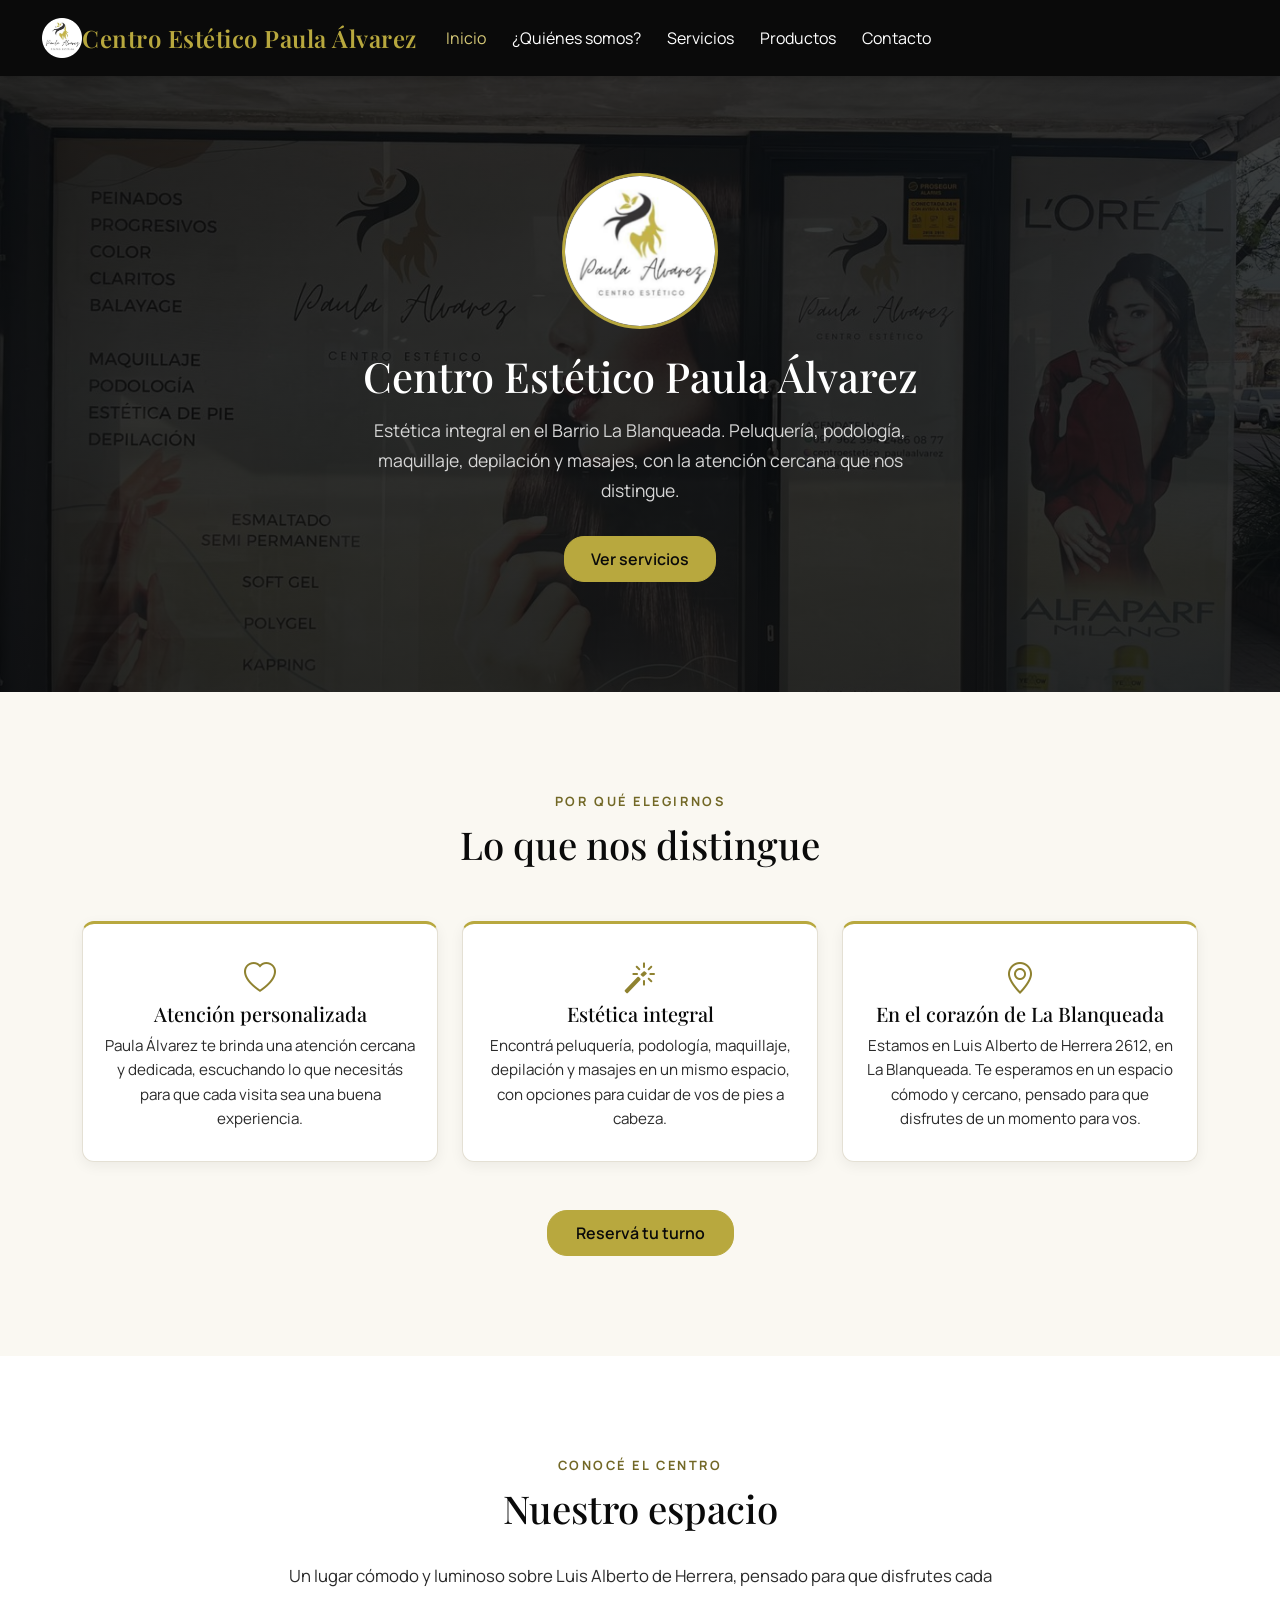
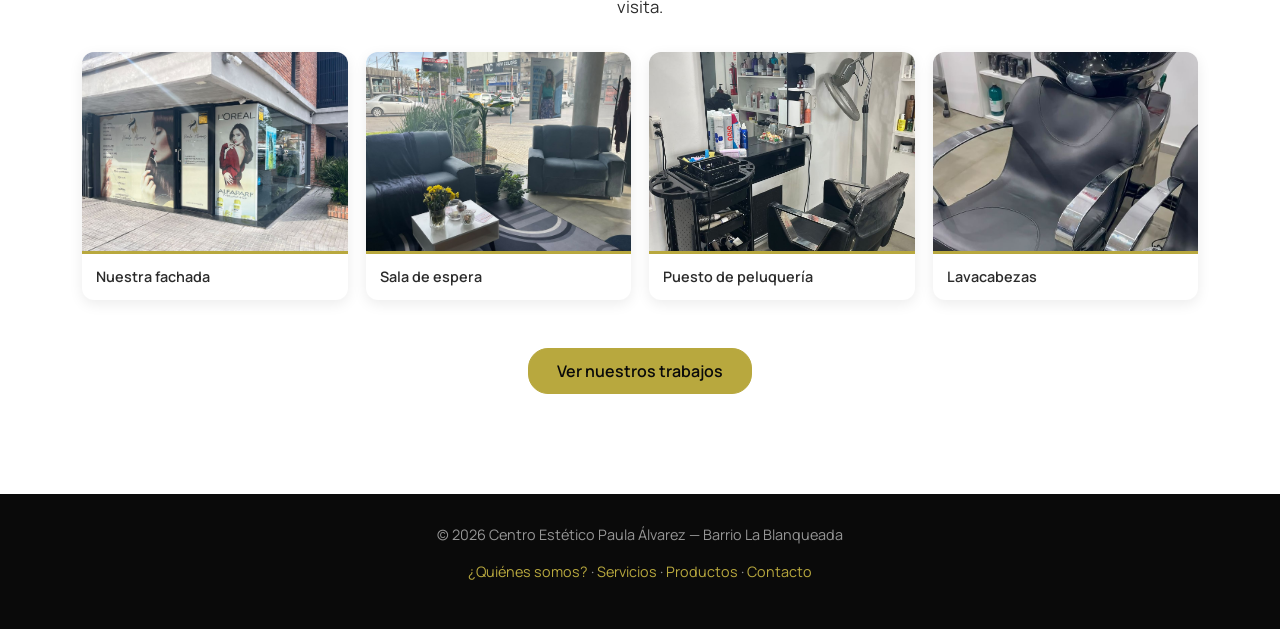
<file: index.html>
<!DOCTYPE html> 

<html lang="es"> 

<head> 

    <meta charset="UTF-8"> 

    <meta name="viewport" content="width=device-width, initial-scale=1, shrink-to-fit=no"> 

    <title>Centro Estético Paula Álvarez | Inicio</title> 

    <meta name="description" content="Centro Estético Paula Álvarez, Barrio La Blanqueada. Peluquería, podología, maquillaje, depilación y masajes."> 

    <link href="https://cdn.jsdelivr.net/npm/bootstrap@5.3.3/dist/css/bootstrap.min.css" rel="stylesheet"> 

    <link href="https://cdn.jsdelivr.net/npm/bootstrap-icons@1.11.3/font/bootstrap-icons.css" rel="stylesheet"> 

    <link href="https://fonts.googleapis.com/css2?family=Playfair+Display:wght@600;700&family=Manrope:wght@400;500;600;700&display=swap" rel="stylesheet"> 

    <link rel="stylesheet" href="css/styles.css"> 

</head> 

<body> 

    <a class="visually-hidden-focusable" href="#contenido-principal">Saltar al contenido principal</a> 

 

    <nav class="navbar navbar-expand-lg navbar-dark"> 

    <div class="container-fluid"> 

        <img class="navbar-logo" src="img/logo.png" alt="Logo Centro Estético Paula Álvarez"> 

        <a class="navbar-brand" href="index.html">Centro Estético Paula Álvarez</a> 

        <button class="navbar-toggler" type="button" data-bs-toggle="collapse" data-bs-target="#navbarSupportedContent" aria-controls="navbarSupportedContent" aria-expanded="false" aria-label="Abrir menú de navegación"> 

            <span class="navbar-toggler-icon"></span> 

        </button> 

        <div class="collapse navbar-collapse" id="navbarSupportedContent"> 

            <ul class="navbar-nav me-auto mb-2 mb-lg-0"> 

                <li class="nav-item"> 

                    <a class="nav-link active" aria-current="page" href="index.html">Inicio</a> 

                </li> 

                <li class="nav-item"> 

                    <a class="nav-link" href="quienes-somos.html">¿Quiénes somos?</a> 

                </li> 

                <li class="nav-item"> 

                    <a class="nav-link" href="servicios.html">Servicios</a> 

                </li> 

                <li class="nav-item"> 

                    <a class="nav-link" href="productos.html">Productos</a> 

                </li> 

                <li class="nav-item"> 

                    <a class="nav-link" href="contacto.html">Contacto</a> 

                </li> 

            </ul> 

        </div> 

    </div> 

    </nav> 

 

    <main id="contenido-principal"> 

 

        <section class="hero"> 

            <div class="container"> 

                <img class="hero-logo" src="img/logo.png" alt="Centro Estético Paula Álvarez"> 

                <h1 class="hero-title">Centro Estético Paula Álvarez</h1> 

                <p class="hero-subtitle"> 

                    Estética integral en el Barrio La Blanqueada. Peluquería, podología, 

                    maquillaje, depilación y masajes, con la atención 

                    cercana que nos distingue. 

                </p> 

                <div class="hero-actions"> 

                    <a href="servicios.html" class="btn btn-gold">Ver servicios</a> 

                </div> 

            </div> 

        </section> 

 

        <section class="site-section"> 

            <div class="container"> 

 

                <span class="section-eyebrow">Por qué elegirnos</span> 

                <h2 class="section-title">Lo que nos distingue</h2> 

 

                <div class="row g-4 align-items-stretch mt-2"> 

 

                    <div class="col-12 col-md-4"> 

                        <div class="service-card"> 

                            <i class="bi bi-heart service-icon" aria-hidden="true"></i> 

                            <h3>Atención personalizada</h3> 

                            <p>Paula Álvarez te brinda una atención cercana y dedicada, escuchando lo que necesitás para que cada visita sea una buena experiencia.</p> 

                        </div> 

                    </div> 

 

                    <div class="col-12 col-md-4"> 

                        <div class="service-card"> 

                            <i class="bi bi-magic service-icon" aria-hidden="true"></i> 

                            <h3>Estética integral</h3> 

                            <p>Encontrá peluquería, podología, maquillaje, depilación y masajes en un mismo espacio, con opciones para cuidar de vos de pies a cabeza.</p> 

                        </div> 

                    </div> 

 

                    <div class="col-12 col-md-4"> 

                        <div class="service-card"> 

                            <i class="bi bi-geo-alt service-icon" aria-hidden="true"></i> 

                            <h3>En el corazón de La Blanqueada</h3> 

                            <p>Estamos en Luis Alberto de Herrera 2612, en La Blanqueada. Te esperamos en un espacio cómodo y cercano, pensado para que disfrutes de un momento para vos.</p> 

                        </div> 

                    </div> 

 

                </div> 

 

                <div class="text-center mt-5"> 

                    <a href="contacto.html" class="btn btn-gold">Reservá tu turno</a> 

                </div> 

 

            </div> 

        </section> 

 

        <section class="site-section section-alt"> 

            <div class="container"> 

                <span class="section-eyebrow">Conocé el centro</span> 

                <h2 class="section-title">Nuestro espacio</h2> 

                <p class="section-description"> 

                    Un lugar cómodo y luminoso sobre Luis Alberto de Herrera, pensado para 

                    que disfrutes cada visita. 

                </p> 

 

                <div class="photo-grid"> 

                    <figure class="photo-card wide"> 

                        <img src="img/local/fachada-esquina.jpg" alt="Fachada del Centro Estético Paula Álvarez sobre Luis Alberto de Herrera" loading="lazy"> 

                        <figcaption>Nuestra fachada</figcaption> 

                    </figure> 

                    <figure class="photo-card wide"> 

                        <img src="img/local/sala-espera.jpg" alt="Sala de espera con sillones, plantas y flores" loading="lazy"> 

                        <figcaption>Sala de espera</figcaption> 

                    </figure> 

                    <figure class="photo-card wide"> 

                        <img src="img/local/puesto-peluqueria.jpg" alt="Puesto de peluquería con espejo iluminado y sillón" loading="lazy"> 

                        <figcaption>Puesto de peluquería</figcaption> 

                    </figure> 

                    <figure class="photo-card wide"> 

                        <img src="img/local/lavacabezas.jpg" alt="Lavacabezas con sillones reclinables" loading="lazy"> 

                        <figcaption>Lavacabezas</figcaption> 

                    </figure> 

                </div> 

 

                <div class="text-center mt-5"> 

                    <a href="servicios.html#trabajos" class="btn btn-gold">Ver nuestros trabajos</a> 

                </div> 

            </div> 

        </section> 

 

    </main> 

 

    <footer class="site-footer"> 

        <p>&copy; 2026 Centro Estético Paula Álvarez &mdash; Barrio La Blanqueada</p> 

        <p> 

            <a href="quienes-somos.html">¿Quiénes somos?</a> · 

            <a href="servicios.html">Servicios</a> · 

            <a href="productos.html">Productos</a> · 

            <a href="contacto.html">Contacto</a> 

        </p> 

    </footer> 

 

    <script src="https://cdn.jsdelivr.net/npm/bootstrap@5.3.8/dist/js/bootstrap.bundle.min.js"></script> 

</body> 

</html>
</file>
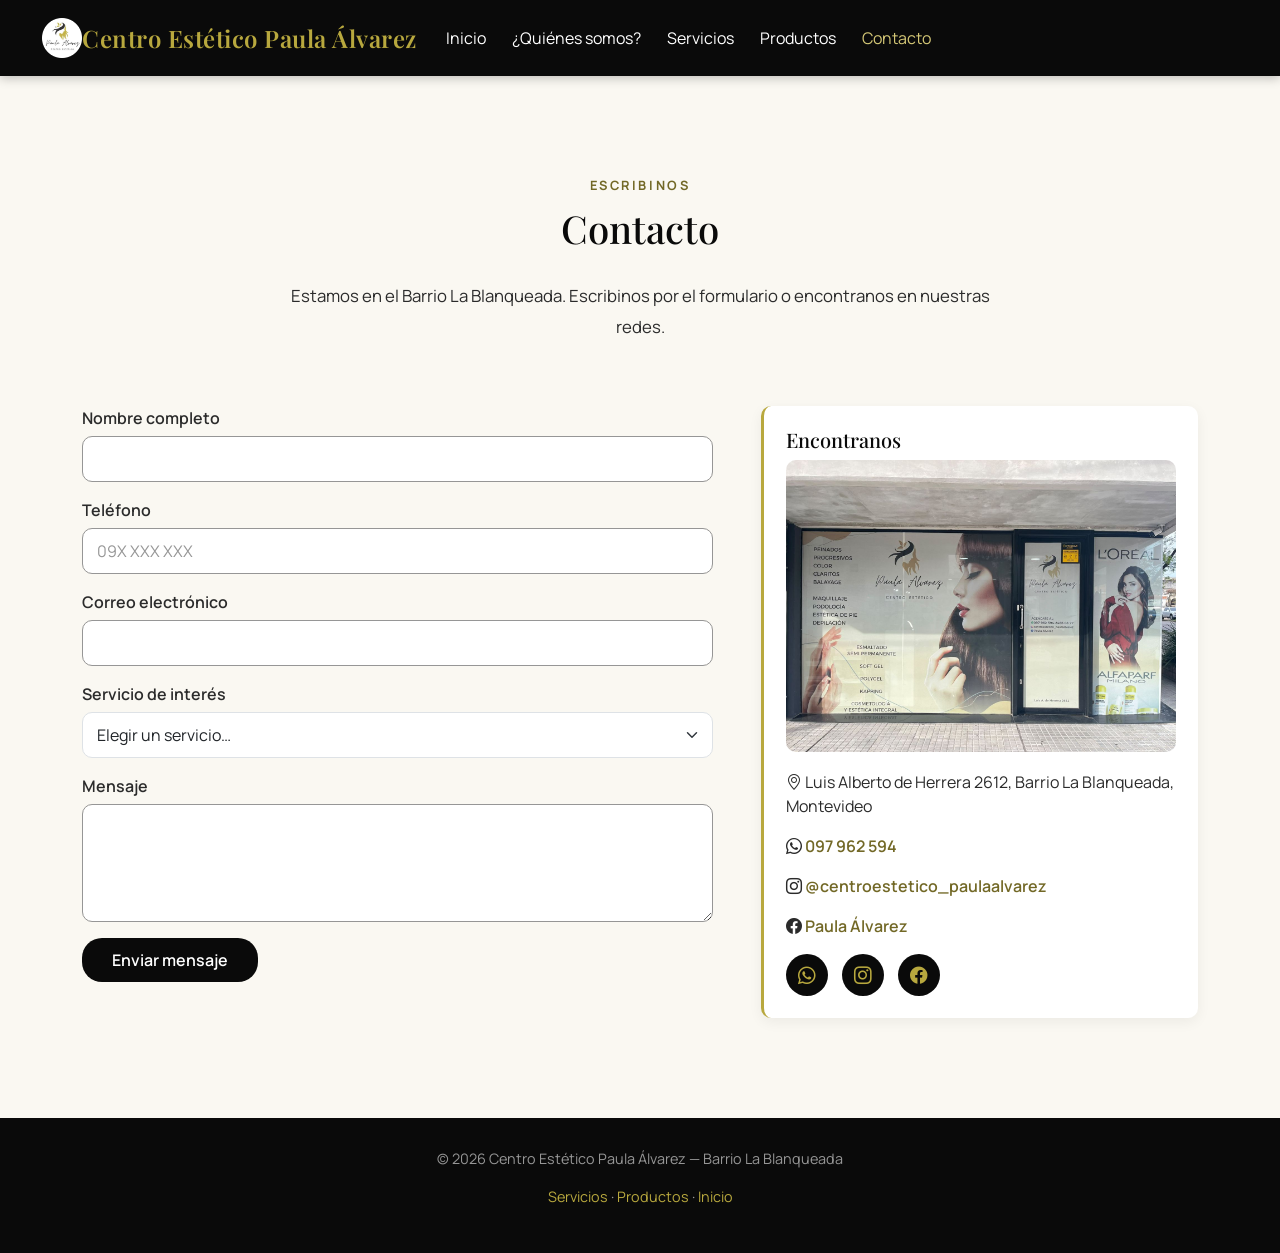
<file: contacto.html>
<!DOCTYPE html> 

<html lang="es"> 

<head> 

    <meta charset="UTF-8"> 

    <meta name="viewport" content="width=device-width, initial-scale=1.0"> 

    <title>Centro Estético Paula Álvarez | Contacto</title> 

    <link href="https://cdn.jsdelivr.net/npm/bootstrap@5.3.8/dist/css/bootstrap.min.css" rel="stylesheet"> 

    <link href="https://cdn.jsdelivr.net/npm/bootstrap-icons@1.11.3/font/bootstrap-icons.css" rel="stylesheet"> 

    <link href="https://fonts.googleapis.com/css2?family=Playfair+Display:wght@600;700&family=Manrope:wght@400;500;600;700&display=swap" rel="stylesheet"> 

    <link href="css/styles.css" rel="stylesheet"> 

</head> 

<body> 

    <a class="visually-hidden-focusable" href="#contenido-principal">Saltar al contenido principal</a> 

 

    <nav class="navbar navbar-expand-lg navbar-dark"> 

    <div class="container-fluid"> 

        <img class="navbar-logo" src="img/logo.png" alt="Logo Centro Estético Paula Álvarez"> 

        <a class="navbar-brand" href="index.html">Centro Estético Paula Álvarez</a> 

        <button class="navbar-toggler" type="button" data-bs-toggle="collapse" data-bs-target="#navbarSupportedContent" aria-controls="navbarSupportedContent" aria-expanded="false" aria-label="Abrir menú de navegación"> 

            <span class="navbar-toggler-icon"></span> 

        </button> 

        <div class="collapse navbar-collapse" id="navbarSupportedContent"> 

            <ul class="navbar-nav me-auto mb-2 mb-lg-0"> 

                <li class="nav-item"> 

                    <a class="nav-link" href="index.html">Inicio</a> 

                </li> 

                <li class="nav-item"> 

                    <a class="nav-link" href="quienes-somos.html">¿Quiénes somos?</a> 

                </li> 

                <li class="nav-item"> 

                    <a class="nav-link" href="servicios.html">Servicios</a> 

                </li> 

                <li class="nav-item"> 

                    <a class="nav-link" href="productos.html">Productos</a> 

                </li> 

                <li class="nav-item"> 

                    <a class="nav-link active" aria-current="page" href="contacto.html">Contacto</a> 

                </li> 

            </ul> 

        </div> 

    </div> 

    </nav> 

 

    <main id="contenido-principal"> 

        <section class="site-section"> 

            <div class="container"> 

                <span class="section-eyebrow">Escribinos</span> 

                <h1 class="section-title">Contacto</h1> 

                <p class="section-description"> 

                    Estamos en el Barrio La Blanqueada. Escribinos por el formulario 

                    o encontranos en nuestras redes. 

                </p> 

 

                <div class="row g-5 mt-3 align-items-start"> 

 

                    <div class="col-12 col-lg-7"> 

                        <form class="contact-form" action="#" method="post"> 

 

                            <div class="mb-3"> 

                                <label for="nombre" class="form-label">Nombre completo</label> 

                                <input type="text" class="form-control" id="nombre" name="nombre" required> 

                            </div> 

 

                            <div class="mb-3"> 

                                <label for="telefono" class="form-label">Teléfono</label> 

                                <input type="tel" class="form-control" id="telefono" name="telefono" placeholder="09X XXX XXX" required> 

                            </div> 

 

                            <div class="mb-3"> 

                                <label for="email" class="form-label">Correo electrónico</label> 

                                <input type="email" class="form-control" id="email" name="email" required> 

                            </div> 

 

                            <div class="mb-3"> 

                                <label for="servicio" class="form-label">Servicio de interés</label> 

                                <select class="form-select" id="servicio" name="servicio"> 

                                    <option selected>Elegir un servicio&hellip;</option> 

                                    <option>Peluquería</option> 

                                    <option>Podología</option> 

                                    <option>Maquillaje</option> 

                                    <option>Depilación</option> 

                                    <option>Masajes</option> 

                                </select> 

                            </div> 

 

                            <div class="mb-3"> 

                                <label for="mensaje" class="form-label">Mensaje</label> 

                                <textarea class="form-control" id="mensaje" name="mensaje" rows="4" required></textarea> 

                            </div> 

 

                            <button type="submit" class="btn btn-submit">Enviar mensaje</button> 

                        </form> 

                    </div> 

 

                    <div class="col-12 col-lg-5"> 

                        <div class="contact-info-card"> 

                            <h2 class="h5" style="font-family:var(--font-display); color:var(--elegant-black);">Encontranos</h2> 

 

                            <img class="contact-photo" src="img/local/fachada.jpg" alt="Fachada del Centro Estético Paula Álvarez" loading="lazy"> 

 

                            <p><i class="bi bi-geo-alt" aria-hidden="true"></i> Luis Alberto de Herrera 2612, Barrio La Blanqueada, Montevideo</p> 

 

                            <p> 

                                <i class="bi bi-whatsapp" aria-hidden="true"></i> 

                                <a href="https://wa.me/59897962594" target="_blank" rel="noopener">097 962 594</a> 

                            </p> 

 

                            <p> 

                                <i class="bi bi-instagram" aria-hidden="true"></i> 

                                <a href="https://instagram.com/centroestetico_paulaalvarez" target="_blank" rel="noopener">@centroestetico_paulaalvarez</a> 

                            </p> 

 

                            <p> 

                                <i class="bi bi-facebook" aria-hidden="true"></i> 

                                <a href="http://facebook.com/people/Paula-Alvarez-Centro-Estetico/61552781756319/" target="_blank" rel="noopener">Paula Álvarez</a> 

                            </p> 

 

                            <div class="social-links" aria-label="Redes sociales"> 

                                <a href="https://wa.me/59897962594" target="_blank" rel="noopener" aria-label="Escribinos por WhatsApp"><i class="bi bi-whatsapp" aria-hidden="true"></i></a> 

                                <a href="https://instagram.com/centroestetico_paulaalvarez" target="_blank" rel="noopener" aria-label="Visitanos en Instagram"><i class="bi bi-instagram" aria-hidden="true"></i></a> 

                                <a href="http://facebook.com/people/Paula-Alvarez-Centro-Estetico/61552781756319/" target="_blank" rel="noopener" aria-label="Visitanos en Facebook"><i class="bi bi-facebook" aria-hidden="true"></i></a> 

                            </div> 

                        </div> 

                    </div> 

 

                </div> 

            </div> 

        </section> 

    </main> 

 

    <footer class="site-footer"> 

        <p>&copy; 2026 Centro Estético Paula Álvarez &mdash; Barrio La Blanqueada</p> 

        <p> 

            <a href="servicios.html">Servicios</a> · 

            <a href="productos.html">Productos</a> · 

            <a href="index.html">Inicio</a> 

        </p> 

    </footer> 

 

    <script src="https://cdn.jsdelivr.net/npm/bootstrap@5.3.8/dist/js/bootstrap.bundle.min.js"></script> 

</body> 

</html>
</file>
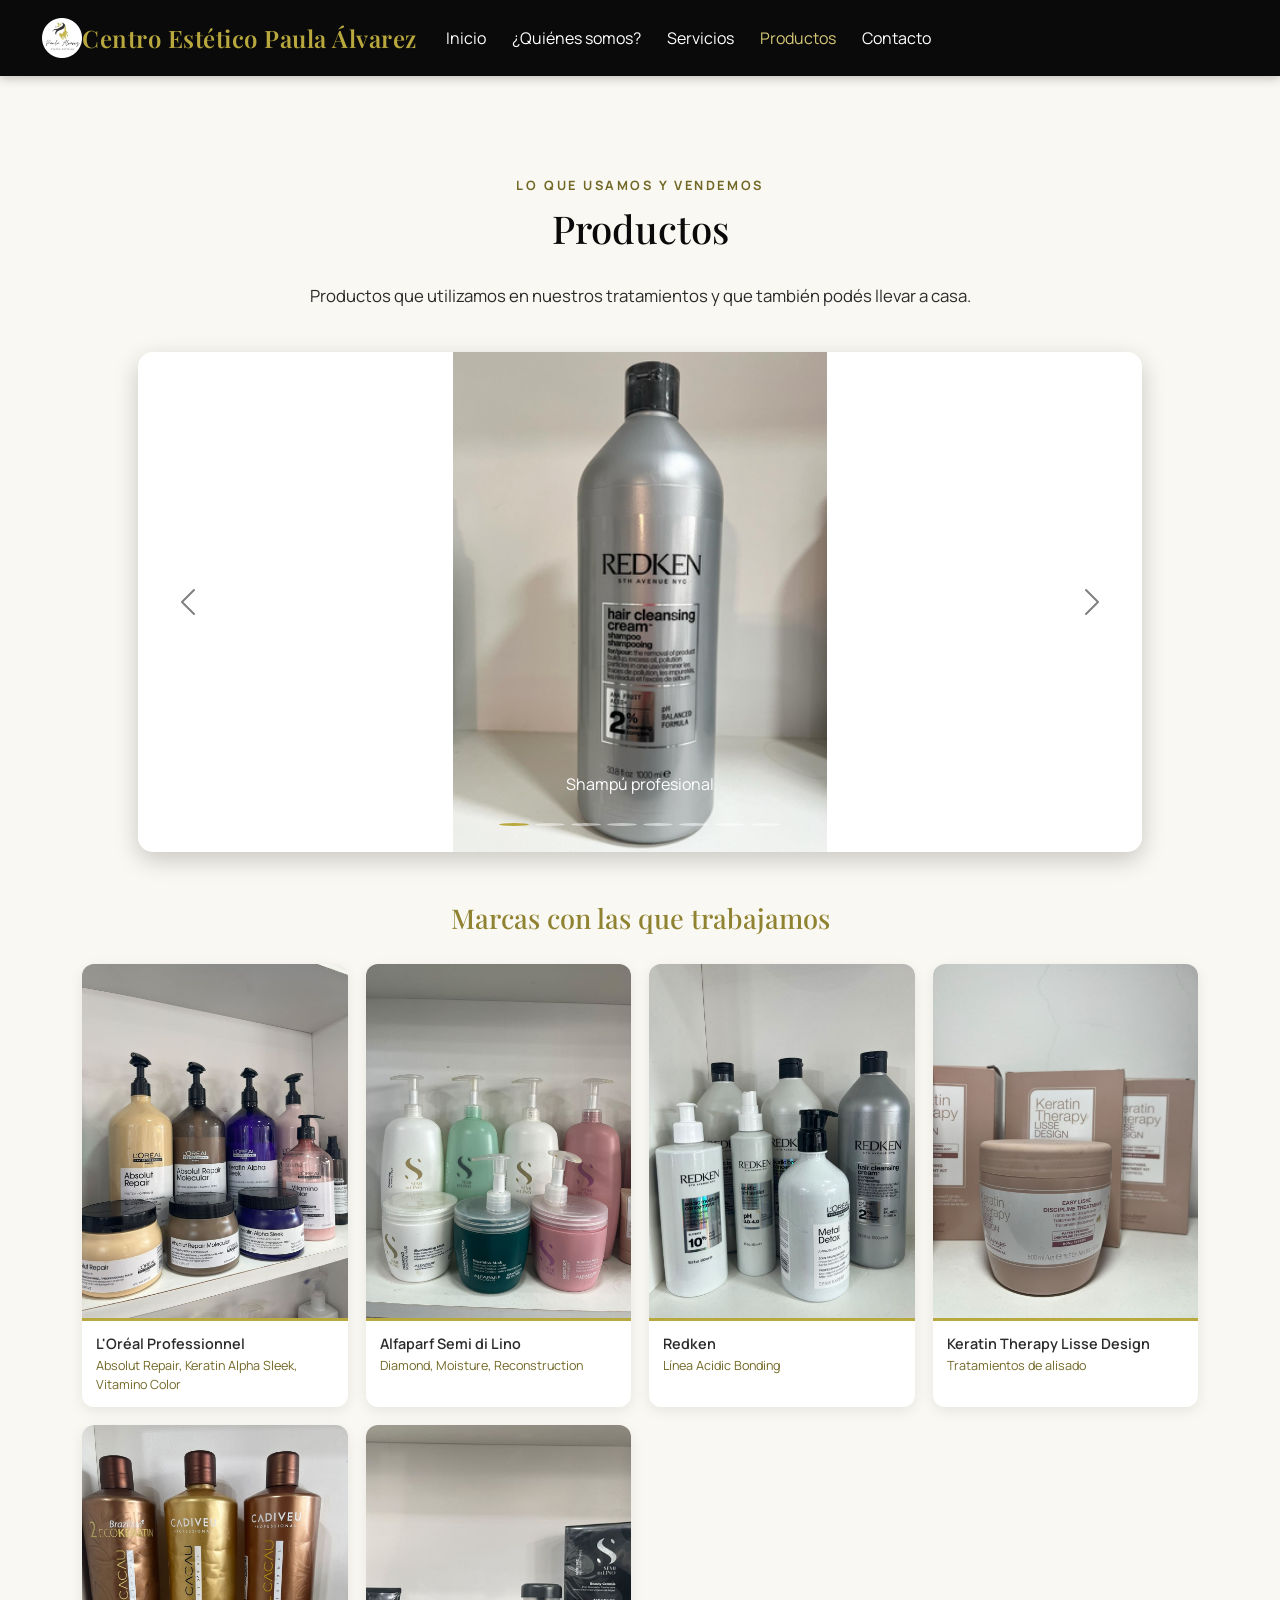
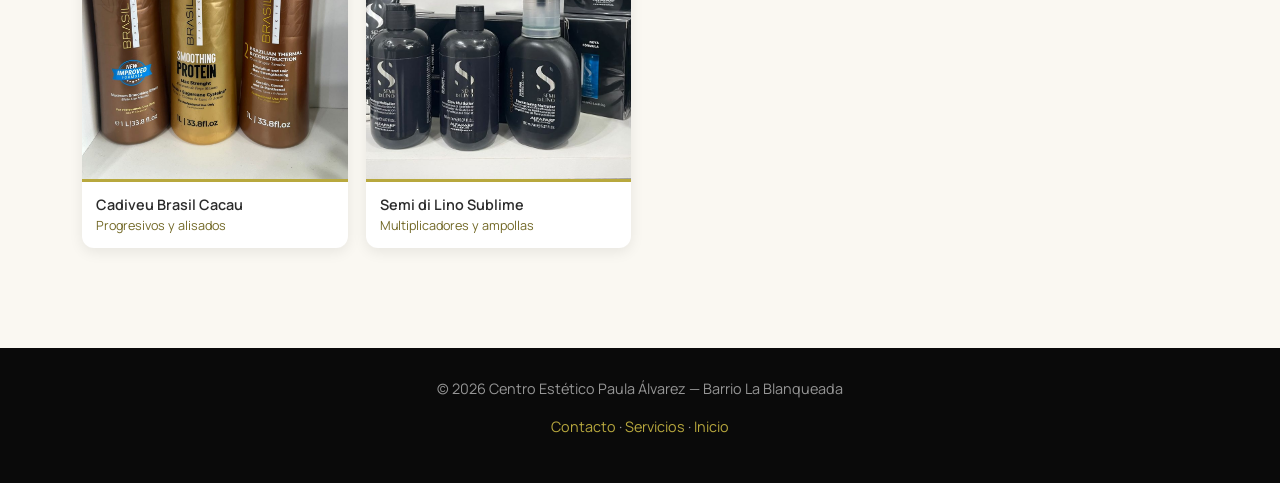
<file: productos.html>
<!DOCTYPE html> 

<html lang="es"> 

<head> 

    <meta charset="UTF-8"> 

    <meta name="viewport" content="width=device-width, initial-scale=1.0"> 

    <title>Centro Estético Paula Álvarez | Productos</title> 

    <link href="https://cdn.jsdelivr.net/npm/bootstrap@5.3.8/dist/css/bootstrap.min.css" rel="stylesheet"> 

    <link href="https://cdn.jsdelivr.net/npm/bootstrap-icons@1.11.3/font/bootstrap-icons.css" rel="stylesheet"> 

    <link href="https://fonts.googleapis.com/css2?family=Playfair+Display:wght@600;700&family=Manrope:wght@400;500;600;700&display=swap" rel="stylesheet"> 

    <link href="css/styles.css" rel="stylesheet"> 

</head> 

<body> 

    <a class="visually-hidden-focusable" href="#contenido-principal">Saltar al contenido principal</a> 

 

    <nav class="navbar navbar-expand-lg navbar-dark"> 

    <div class="container-fluid"> 

        <img class="navbar-logo" src="img/logo.png" alt="Logo Centro Estético Paula Álvarez"> 

        <a class="navbar-brand" href="index.html">Centro Estético Paula Álvarez</a> 

        <button class="navbar-toggler" type="button" data-bs-toggle="collapse" data-bs-target="#navbarSupportedContent" aria-controls="navbarSupportedContent" aria-expanded="false" aria-label="Abrir menú de navegación"> 

            <span class="navbar-toggler-icon"></span> 

        </button> 

        <div class="collapse navbar-collapse" id="navbarSupportedContent"> 

            <ul class="navbar-nav me-auto mb-2 mb-lg-0"> 

                <li class="nav-item"> 

                    <a class="nav-link" href="index.html">Inicio</a> 

                </li> 

                <li class="nav-item"> 

                    <a class="nav-link" href="quienes-somos.html">¿Quiénes somos?</a> 

                </li> 

                <li class="nav-item"> 

                    <a class="nav-link" href="servicios.html">Servicios</a> 

                </li> 

                <li class="nav-item"> 

                    <a class="nav-link active" aria-current="page" href="productos.html">Productos</a> 

                </li> 

                <li class="nav-item"> 

                    <a class="nav-link" href="contacto.html">Contacto</a> 

                </li> 

            </ul> 

        </div> 

    </div> 

    </nav> 

 

    <main id="contenido-principal"> 

        <section class="site-section"> 

            <div class="container"> 

                <span class="section-eyebrow">Lo que usamos y vendemos</span> 

                <h1 class="section-title">Productos</h1> 

                <p class="section-description"> 

                    Productos que utilizamos en nuestros tratamientos y que también 

                    podés llevar a casa. 

                </p> 

 

                <div id="carouselExampleIndicators" class="carousel slide" data-bs-ride="carousel"> 

                    <div class="carousel-indicators"> 

                        <button type="button" data-bs-target="#carouselExampleIndicators" data-bs-slide-to="0" class="active" aria-current="true" aria-label="Shampú"></button> 

                        <button type="button" data-bs-target="#carouselExampleIndicators" data-bs-slide-to="1" aria-label="Acondicionador"></button> 

                        <button type="button" data-bs-target="#carouselExampleIndicators" data-bs-slide-to="2" aria-label="L'Oréal Professionnel"></button> 

                        <button type="button" data-bs-target="#carouselExampleIndicators" data-bs-slide-to="3" aria-label="Alfaparf Semi di Lino"></button> 

                        <button type="button" data-bs-target="#carouselExampleIndicators" data-bs-slide-to="4" aria-label="Redken Acidic Bonding"></button> 

                        <button type="button" data-bs-target="#carouselExampleIndicators" data-bs-slide-to="5" aria-label="Keratin Therapy Lisse Design"></button> 

                        <button type="button" data-bs-target="#carouselExampleIndicators" data-bs-slide-to="6" aria-label="Cadiveu Brasil Cacau"></button> 

                        <button type="button" data-bs-target="#carouselExampleIndicators" data-bs-slide-to="7" aria-label="Semi di Lino Sublime"></button> 

                    </div> 

                    <div class="carousel-inner"> 

                        <div class="carousel-item active"> 

                            <img src="img/productos/shampu.png" class="d-block w-100" alt="Shampú utilizado en el centro"> 

                            <div class="carousel-caption d-none d-md-block"> 

                                <p>Shampú profesional</p> 

                            </div> 

                        </div> 

                        <div class="carousel-item"> 

                            <img src="img/productos/acondicionador.png" class="d-block w-100" alt="Acondicionador utilizado en el centro"> 

                            <div class="carousel-caption d-none d-md-block"> 

                                <p>Acondicionador profesional</p> 

                            </div> 

                        </div> 

                        <div class="carousel-item"> 

                            <img src="img/productos/loreal.jpg" class="d-block w-100" alt="Shampús y máscaras L'Oréal Professionnel Serie Expert"> 

                            <div class="carousel-caption d-none d-md-block"> 

                                <p>L'Oréal Professionnel</p> 

                            </div> 

                        </div> 

                        <div class="carousel-item"> 

                            <img src="img/productos/semi-di-lino.jpg" class="d-block w-100" alt="Shampús y máscaras Alfaparf Semi di Lino"> 

                            <div class="carousel-caption d-none d-md-block"> 

                                <p>Alfaparf Semi di Lino</p> 

                            </div> 

                        </div> 

                        <div class="carousel-item"> 

                            <img src="img/productos/redken.jpg" class="d-block w-100" alt="Productos Redken Acidic Bonding"> 

                            <div class="carousel-caption d-none d-md-block"> 

                                <p>Redken Acidic Bonding</p> 

                            </div> 

                        </div> 

                        <div class="carousel-item"> 

                            <img src="img/productos/keratin-therapy.jpg" class="d-block w-100" alt="Kits Keratin Therapy Lisse Design de Alfaparf"> 

                            <div class="carousel-caption d-none d-md-block"> 

                                <p>Keratin Therapy Lisse Design</p> 

                            </div> 

                        </div> 

                        <div class="carousel-item"> 

                            <img src="img/productos/cadiveu.jpg" class="d-block w-100" alt="Productos de alisado Cadiveu Brasil Cacau"> 

                            <div class="carousel-caption d-none d-md-block"> 

                                <p>Cadiveu Brasil Cacau</p> 

                            </div> 

                        </div> 

                        <div class="carousel-item"> 

                            <img src="img/productos/semi-di-lino-sublime.jpg" class="d-block w-100" alt="Línea Sublime Cellula Madre de Semi di Lino"> 

                            <div class="carousel-caption d-none d-md-block"> 

                                <p>Semi di Lino Sublime</p> 

                            </div> 

                        </div> 

                    </div> 

                    <button class="carousel-control-prev" type="button" data-bs-target="#carouselExampleIndicators" data-bs-slide="prev"> 

                        <span class="carousel-control-prev-icon" aria-hidden="true"></span> 

                        <span class="visually-hidden">Anterior</span> 

                    </button> 

                    <button class="carousel-control-next" type="button" data-bs-target="#carouselExampleIndicators" data-bs-slide="next"> 

                        <span class="carousel-control-next-icon" aria-hidden="true"></span> 

                        <span class="visually-hidden">Siguiente</span> 

                    </button> 

                </div> 

 

                <h2 class="team-title" style="margin-top:50px; margin-bottom:10px;">Marcas con las que trabajamos</h2> 

                <div class="photo-grid"> 

                    <figure class="photo-card"> 

                        <img src="img/productos/loreal.jpg" alt="Shampús y máscaras L'Oréal Professionnel Serie Expert" loading="lazy"> 

                        <figcaption>L'Oréal Professionnel<small>Absolut Repair, Keratin Alpha Sleek, Vitamino Color</small></figcaption> 

                    </figure> 

                    <figure class="photo-card"> 

                        <img src="img/productos/semi-di-lino.jpg" alt="Shampús y máscaras Alfaparf Semi di Lino" loading="lazy"> 

                        <figcaption>Alfaparf Semi di Lino<small>Diamond, Moisture, Reconstruction</small></figcaption> 

                    </figure> 

                    <figure class="photo-card"> 

                        <img src="img/productos/redken.jpg" alt="Productos Redken Acidic y L'Oréal Metal Detox" loading="lazy"> 

                        <figcaption>Redken<small>Línea Acidic Bonding</small></figcaption> 

                    </figure> 

                    <figure class="photo-card"> 

                        <img src="img/productos/keratin-therapy.jpg" alt="Kits Keratin Therapy Lisse Design de Alfaparf" loading="lazy"> 

                        <figcaption>Keratin Therapy Lisse Design<small>Tratamientos de alisado</small></figcaption> 

                    </figure> 

                    <figure class="photo-card"> 

                        <img src="img/productos/cadiveu.jpg" alt="Productos de alisado Cadiveu Brasil Cacau" loading="lazy"> 

                        <figcaption>Cadiveu Brasil Cacau<small>Progresivos y alisados</small></figcaption> 

                    </figure> 

                    <figure class="photo-card"> 

                        <img src="img/productos/semi-di-lino-sublime.jpg" alt="Línea Sublime Cellula Madre de Semi di Lino" loading="lazy"> 

                        <figcaption>Semi di Lino Sublime<small>Multiplicadores y ampollas</small></figcaption> 

                    </figure> 

                </div> 

            </div> 

        </section> 

    </main> 

 

    <footer class="site-footer"> 

        <p>&copy; 2026 Centro Estético Paula Álvarez &mdash; Barrio La Blanqueada</p> 

        <p> 

            <a href="contacto.html">Contacto</a> · 

            <a href="servicios.html">Servicios</a> · 

            <a href="index.html">Inicio</a> 

        </p> 

    </footer> 

 

    <script src="https://cdn.jsdelivr.net/npm/bootstrap@5.3.8/dist/js/bootstrap.bundle.min.js"></script> 

</body> 

</html>
</file>
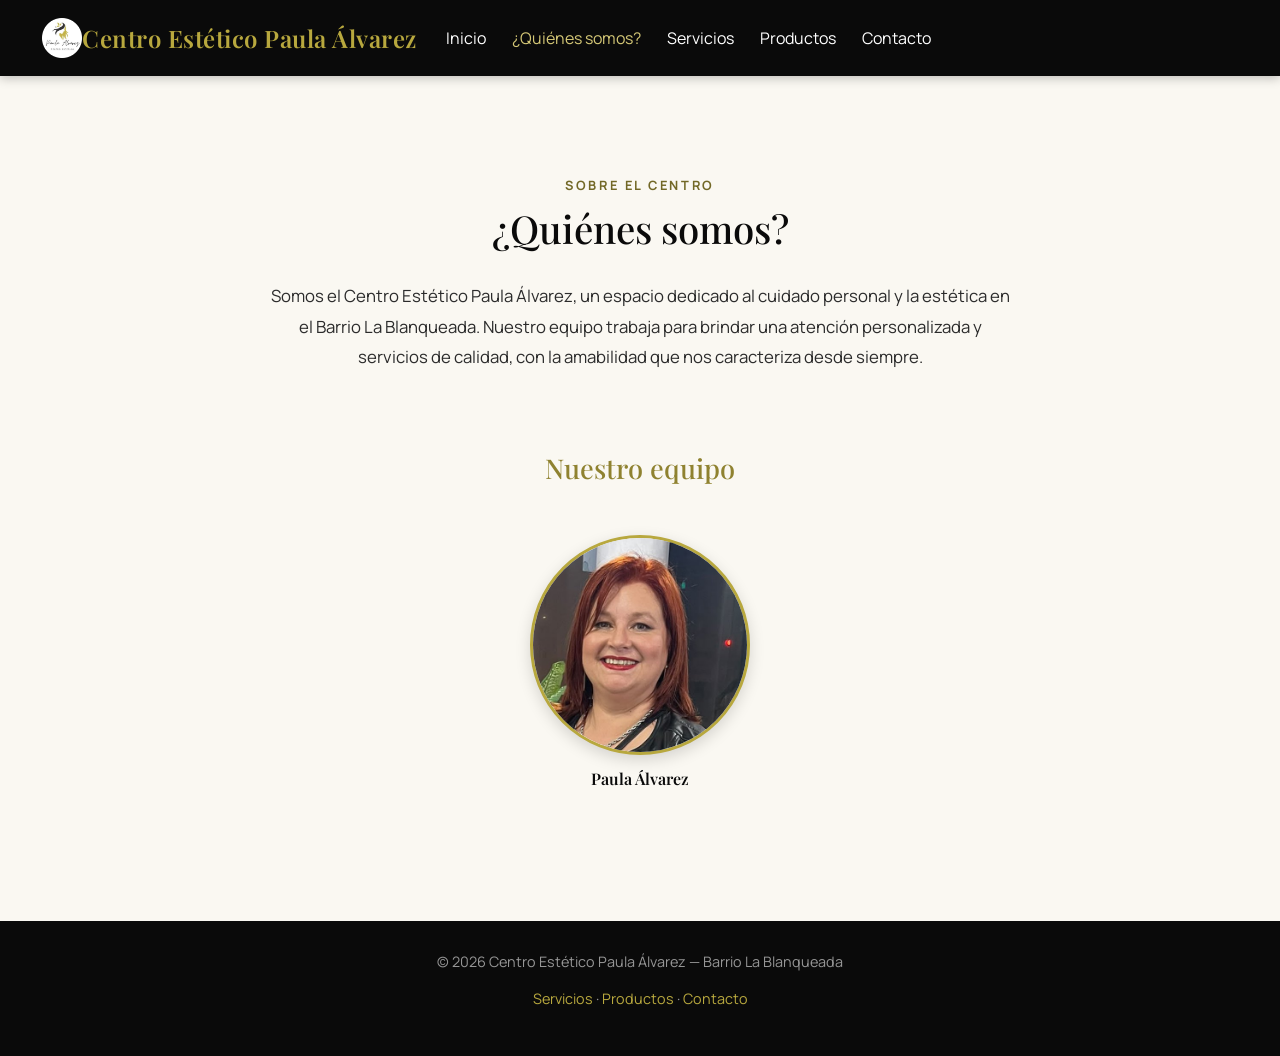
<file: quienes-somos.html>
<!DOCTYPE html> 

<html lang="es"> 

<head> 

    <meta charset="UTF-8"> 

    <meta name="viewport" content="width=device-width, initial-scale=1.0"> 

    <title>Centro Estético Paula Álvarez | ¿Quiénes somos?</title> 

    <link href="https://cdn.jsdelivr.net/npm/bootstrap@5.3.8/dist/css/bootstrap.min.css" rel="stylesheet"> 

    <link href="https://cdn.jsdelivr.net/npm/bootstrap-icons@1.11.3/font/bootstrap-icons.css" rel="stylesheet"> 

    <link href="https://fonts.googleapis.com/css2?family=Playfair+Display:wght@600;700&family=Manrope:wght@400;500;600;700&display=swap" rel="stylesheet"> 

    <link href="css/styles.css" rel="stylesheet"> 

</head> 

<body> 

    <a class="visually-hidden-focusable" href="#contenido-principal">Saltar al contenido principal</a> 

 

    <nav class="navbar navbar-expand-lg navbar-dark"> 

    <div class="container-fluid"> 

        <img class="navbar-logo" src="img/logo.png" alt="Logo Centro Estético Paula Álvarez"> 

        <a class="navbar-brand" href="index.html">Centro Estético Paula Álvarez</a> 

        <button class="navbar-toggler" type="button" data-bs-toggle="collapse" data-bs-target="#navbarSupportedContent" aria-controls="navbarSupportedContent" aria-expanded="false" aria-label="Abrir menú de navegación"> 

            <span class="navbar-toggler-icon"></span> 

        </button> 

        <div class="collapse navbar-collapse" id="navbarSupportedContent"> 

            <ul class="navbar-nav me-auto mb-2 mb-lg-0"> 

                <li class="nav-item"> 

                    <a class="nav-link" href="index.html">Inicio</a> 

                </li> 

                <li class="nav-item"> 

                    <a class="nav-link active" aria-current="page" href="quienes-somos.html">¿Quiénes somos?</a> 

                </li> 

                <li class="nav-item"> 

                    <a class="nav-link" href="servicios.html">Servicios</a> 

                </li> 

                <li class="nav-item"> 

                    <a class="nav-link" href="productos.html">Productos</a> 

                </li> 

                <li class="nav-item"> 

                    <a class="nav-link" href="contacto.html">Contacto</a> 

                </li> 

            </ul> 

        </div> 

    </div> 

    </nav> 

 

    <main id="contenido-principal"> 

        <section class="site-section"> 

            <div class="container"> 

 

                <span class="section-eyebrow">Sobre el centro</span> 

                <h1 class="section-title">¿Quiénes somos?</h1> 

 

                <p class="section-description"> 

                    Somos el Centro Estético Paula Álvarez, un espacio dedicado 

                    al cuidado personal y la estética en el Barrio La Blanqueada. 

                    Nuestro equipo trabaja para brindar una atención personalizada 

                    y servicios de calidad, con la amabilidad que nos caracteriza 

                    desde siempre. 

                </p> 

 

                <h2 class="team-title">Nuestro equipo</h2> 

 

                <div class="card-container"> 

 

                    <div class="employee-profile"> 

                        <div class="employee-card" data-bs-toggle="modal" data-bs-target="#paulaModal" role="button" tabindex="0"> 

                            <img src="img/trabajadores/paula-foto.jpg" alt="Paula Álvarez, dueña del Centro Estético"> 

                        </div> 

                        <p class="employee-name">Paula Álvarez</p> 

                    </div> 

 

                </div> 

 

            </div> 

        </section> 

    </main> 

 

    <div class="modal fade" id="paulaModal" tabindex="-1" aria-labelledby="paulaModalLabel" aria-hidden="true"> 

        <div class="modal-dialog modal-dialog-centered"> 

            <div class="modal-content"> 

 

                <div class="modal-header"> 

                    <h5 class="modal-title" id="paulaModalLabel"> 

                        Paula Álvarez 

                    </h5> 

 

                    <button type="button" class="btn-close" data-bs-dismiss="modal" aria-label="Cerrar"></button> 

                </div> 

 

                <div class="modal-body"> 

                    <p> 

                        Paula Álvarez es la dueña y encargada del centro. Se especializa en podología y peluquería, y brinda a cada clienta una atención cercana y dedicada. 

                    </p> 

                </div> 

            </div> 

        </div> 

    </div> 

    <footer class="site-footer"> 

        <p>&copy; 2026 Centro Estético Paula Álvarez &mdash; Barrio La Blanqueada</p> 

        <p> 

            <a href="servicios.html">Servicios</a> · 

            <a href="productos.html">Productos</a> · 

            <a href="contacto.html">Contacto</a> 

        </p> 

    </footer> 

 

    <script src="https://cdn.jsdelivr.net/npm/bootstrap@5.3.8/dist/js/bootstrap.bundle.min.js"></script> 

</body> 

</html>
</file>
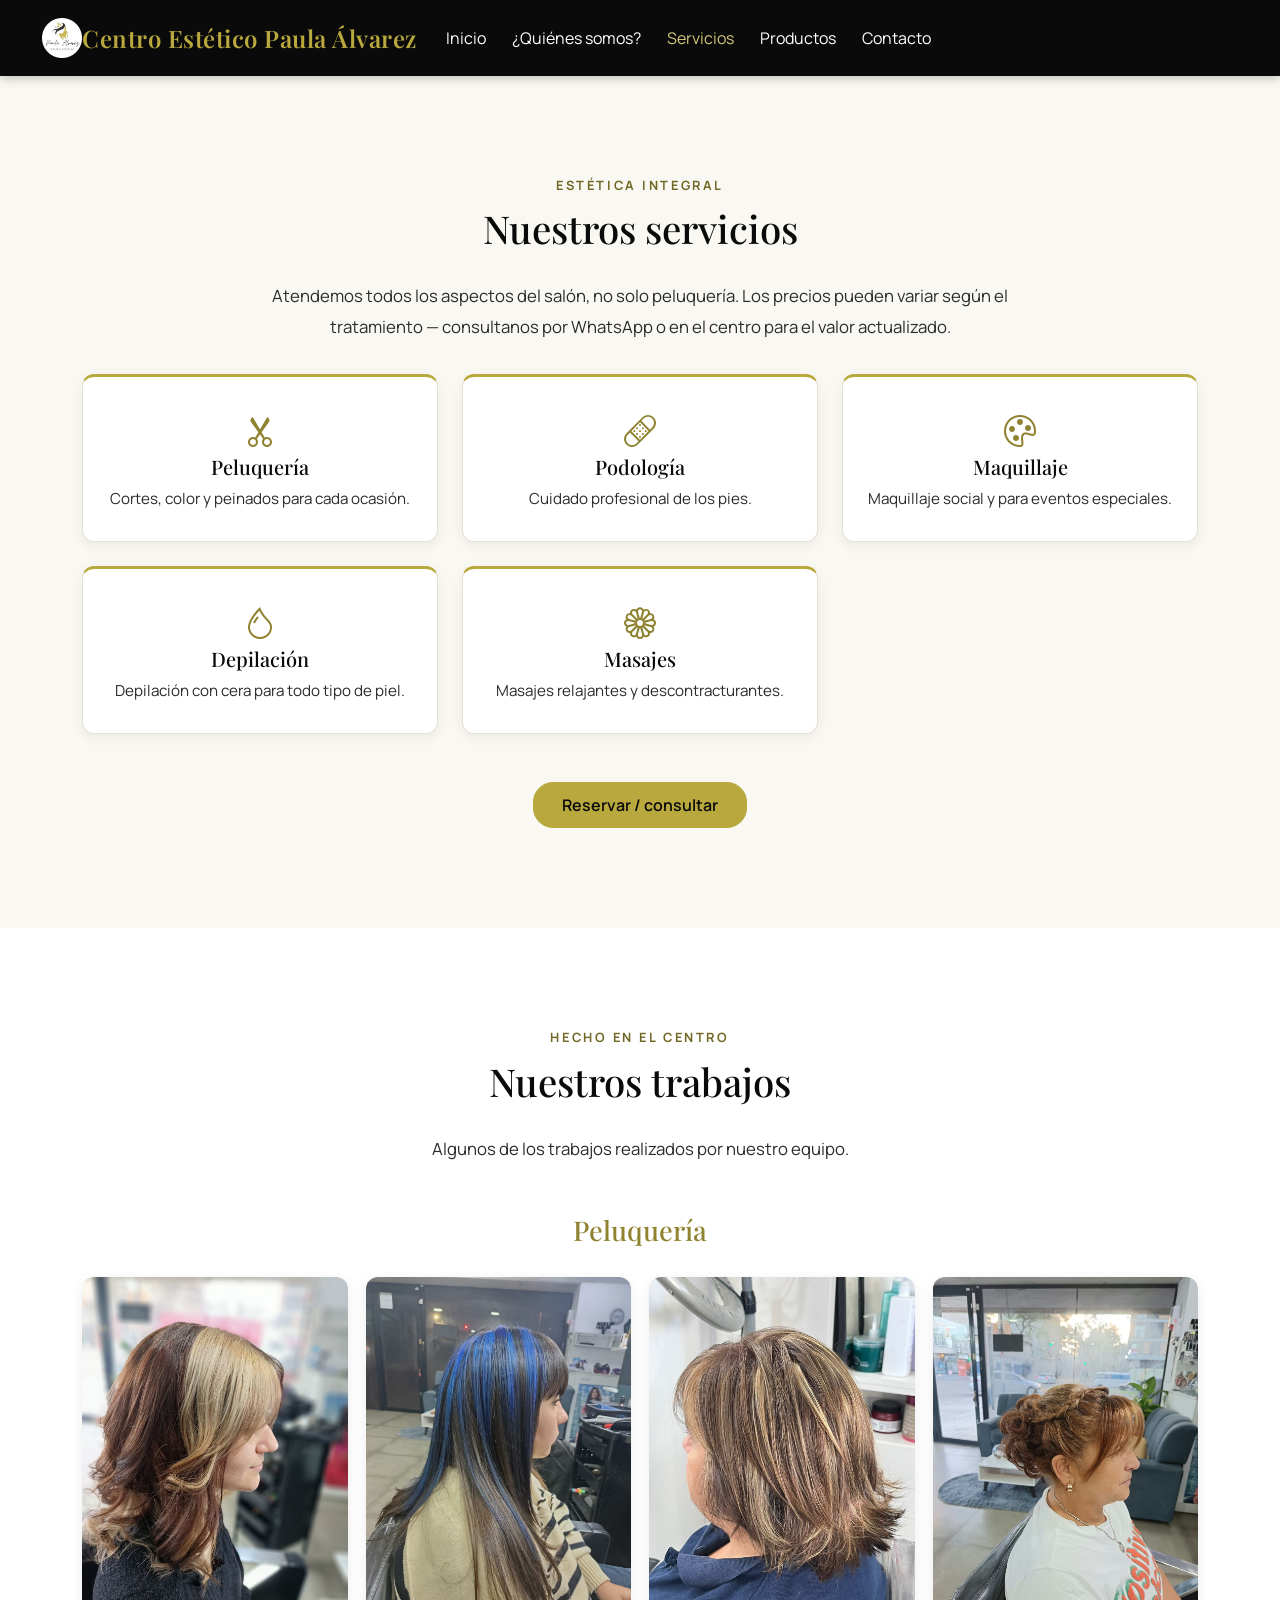
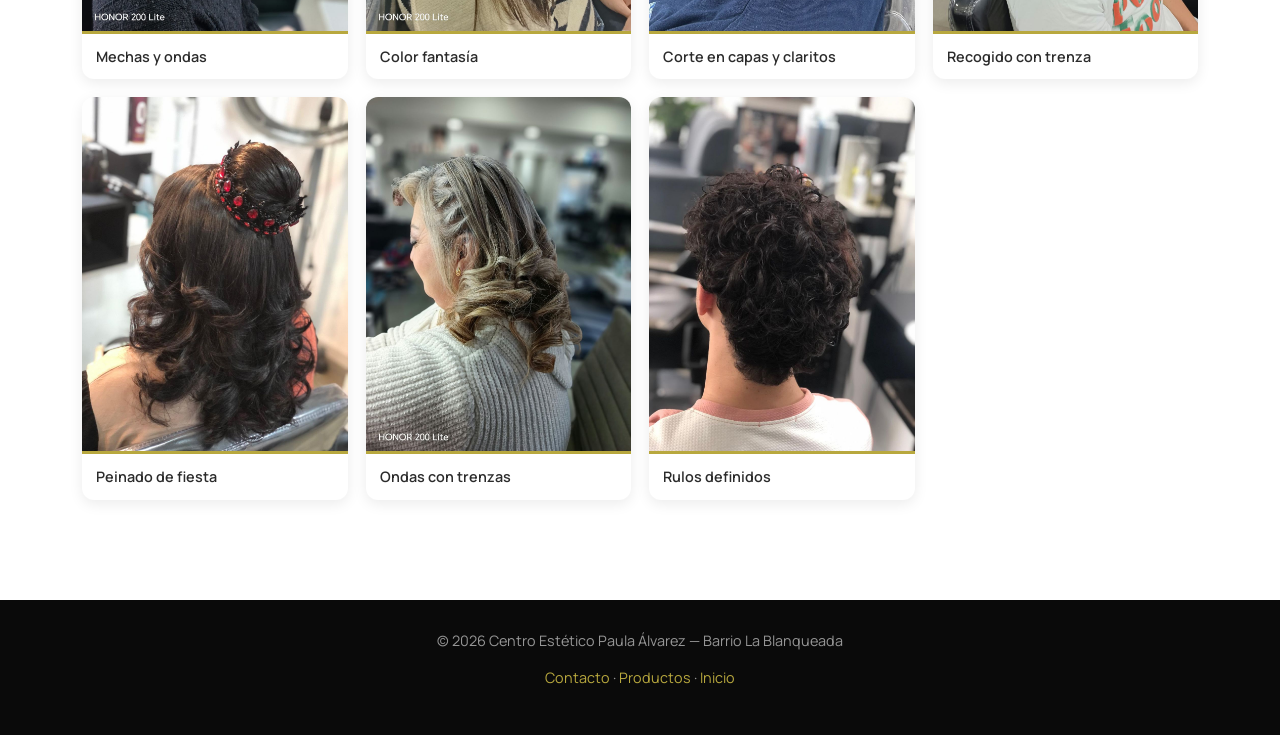
<file: servicios.html>
<!DOCTYPE html> 

<html lang="es"> 

<head> 

    <meta charset="UTF-8"> 

    <meta name="viewport" content="width=device-width, initial-scale=1.0"> 

    <title>Centro Estético Paula Álvarez | Servicios</title> 

    <link href="https://cdn.jsdelivr.net/npm/bootstrap@5.3.8/dist/css/bootstrap.min.css" rel="stylesheet"> 

    <link href="https://cdn.jsdelivr.net/npm/bootstrap-icons@1.11.3/font/bootstrap-icons.css" rel="stylesheet"> 

    <link href="https://fonts.googleapis.com/css2?family=Playfair+Display:wght@600;700&family=Manrope:wght@400;500;600;700&display=swap" rel="stylesheet"> 

    <link href="css/styles.css" rel="stylesheet"> 

</head> 

<body> 

    <a class="visually-hidden-focusable" href="#contenido-principal">Saltar al contenido principal</a> 

 

    <nav class="navbar navbar-expand-lg navbar-dark"> 

    <div class="container-fluid"> 

        <img class="navbar-logo" src="img/logo.png" alt="Logo Centro Estético Paula Álvarez"> 

        <a class="navbar-brand" href="index.html">Centro Estético Paula Álvarez</a> 

        <button class="navbar-toggler" type="button" data-bs-toggle="collapse" data-bs-target="#navbarSupportedContent" aria-controls="navbarSupportedContent" aria-expanded="false" aria-label="Abrir menú de navegación"> 

            <span class="navbar-toggler-icon"></span> 

        </button> 

        <div class="collapse navbar-collapse" id="navbarSupportedContent"> 

            <ul class="navbar-nav me-auto mb-2 mb-lg-0"> 

                <li class="nav-item"> 

                    <a class="nav-link" href="index.html">Inicio</a> 

                </li> 

                <li class="nav-item"> 

                    <a class="nav-link" href="quienes-somos.html">¿Quiénes somos?</a> 

                </li> 

                <li class="nav-item"> 

                    <a class="nav-link active" aria-current="page" href="servicios.html">Servicios</a> 

                </li> 

                <li class="nav-item"> 

                    <a class="nav-link" href="productos.html">Productos</a> 

                </li> 

                <li class="nav-item"> 

                    <a class="nav-link" href="contacto.html">Contacto</a> 

                </li> 

            </ul> 

        </div> 

    </div> 

    </nav> 

 

    <main id="contenido-principal"> 

        <section class="site-section"> 

            <div class="container"> 

                <span class="section-eyebrow">Estética integral</span> 

                <h1 class="section-title">Nuestros servicios</h1> 

                <p class="section-description"> 

                    Atendemos todos los aspectos del salón, no solo peluquería. 

                    Los precios pueden variar según el tratamiento &mdash; consultanos 

                    por WhatsApp o en el centro para el valor actualizado. 

                </p> 

 

                <div class="row row-cols-1 row-cols-sm-2 row-cols-lg-3 g-4 mt-2"> 

 

                    <div class="col"> 

                        <div class="service-card"> 

                            <i class="bi bi-scissors service-icon" aria-hidden="true"></i> 

                            <h3>Peluquería</h3> 

                            <p>Cortes, color y peinados para cada ocasión.</p> 

                        </div> 

                    </div> 

 

                    <div class="col"> 

                        <div class="service-card"> 

                            <i class="bi bi-bandaid service-icon" aria-hidden="true"></i> 

                            <h3>Podología</h3> 

                            <p>Cuidado profesional de los pies.</p> 

                        </div> 

                    </div> 

 

                    <div class="col"> 

                        <div class="service-card"> 

                            <i class="bi bi-palette service-icon" aria-hidden="true"></i> 

                            <h3>Maquillaje</h3> 

                            <p>Maquillaje social y para eventos especiales.</p> 

                        </div> 

                    </div> 

 

                    <div class="col"> 

                        <div class="service-card"> 

                            <i class="bi bi-droplet service-icon" aria-hidden="true"></i> 

                            <h3>Depilación</h3> 

                            <p>Depilación con cera para todo tipo de piel.</p> 

                        </div> 

                    </div> 

 

                    <div class="col"> 

                        <div class="service-card"> 

                            <i class="bi bi-flower1 service-icon" aria-hidden="true"></i> 

                            <h3>Masajes</h3> 

                            <p>Masajes relajantes y descontracturantes.</p> 

                        </div> 

                    </div> 

 

                </div> 

 

                <div class="text-center mt-5"> 

                    <a href="contacto.html" class="btn btn-gold"> 

                        Reservar / consultar 

                    </a> 

                </div> 

 

            </div> 

        </section> 

 

        <section class="site-section section-alt" id="trabajos"> 

            <div class="container"> 

                <span class="section-eyebrow">Hecho en el centro</span> 

                <h2 class="section-title">Nuestros trabajos</h2> 

                <p class="section-description"> 

                    Algunos de los trabajos realizados por nuestro equipo. 

                </p> 

 

                <h3 class="team-title" style="margin-top:50px; margin-bottom:10px;">Peluquería</h3> 

                <div class="photo-grid"> 

                    <figure class="photo-card"> 

                        <img src="img/trabajos/mechas-rubias.jpg" alt="Mechas rubias sobre base castaña con ondas" loading="lazy"> 

                        <figcaption>Mechas y ondas</figcaption> 

                    </figure> 

                    <figure class="photo-card"> 

                        <img src="img/trabajos/mechas-azules.jpg" alt="Mechones azules sobre cabello oscuro con flequillo" loading="lazy"> 

                        <figcaption>Color fantasía</figcaption> 

                    </figure> 

                    <figure class="photo-card"> 

                        <img src="img/trabajos/corte-capas.jpg" alt="Corte en capas con claritos" loading="lazy"> 

                        <figcaption>Corte en capas y claritos</figcaption> 

                    </figure> 

                    <figure class="photo-card"> 

                        <img src="img/trabajos/recogido-trenza.jpg" alt="Recogido con trenza y rulos" loading="lazy"> 

                        <figcaption>Recogido con trenza</figcaption> 

                    </figure> 

                    <figure class="photo-card"> 

                        <img src="img/trabajos/peinado-tiara.jpg" alt="Semirecogido con ondas y tiara de piedras rojas" loading="lazy"> 

                        <figcaption>Peinado de fiesta</figcaption> 

                    </figure> 

                    <figure class="photo-card"> 

                        <img src="img/trabajos/ondas-semirecogido.jpg" alt="Ondas con trenzas laterales" loading="lazy"> 

                        <figcaption>Ondas con trenzas</figcaption> 

                    </figure> 

                    <figure class="photo-card"> 

                        <img src="img/trabajos/rulos-definidos.jpg" alt="Corte corto con rulos definidos" loading="lazy"> 

                        <figcaption>Rulos definidos</figcaption> 

                    </figure> 

                </div> 

 

            </div> 

        </section> 

    </main> 

 

    <footer class="site-footer"> 

        <p>&copy; 2026 Centro Estético Paula Álvarez &mdash; Barrio La Blanqueada</p> 

        <p> 

            <a href="contacto.html">Contacto</a> · 

            <a href="productos.html">Productos</a> · 

            <a href="index.html">Inicio</a> 

        </p> 

    </footer> 

 

    <script src="https://cdn.jsdelivr.net/npm/bootstrap@5.3.8/dist/js/bootstrap.bundle.min.js"></script> 

</body> 

</html>
</file>
<file: css/styles.css>
:root { 

    --elegant-black: #0a0a0a; 

    --coal: #2b2b2b; 

    --white: #ffffff; 

    --champagne-gold: #b8a83e;   /* acento real extraído del logo */ 

    --soft-gold: #d4c776;         /* hover / versión clara del acento */ 

    --olive-gold: #8f8230;        /* acento oscuro, bordes/iconos sobre claro */ 

    --olive-text: #726826;        /* SOLO para texto pequeño sobre Ivory: 5.3:1, pasa WCAG AA */ 

    --elegant-grey: #969696; 

    --Ivory: #faf8f2; 

    --font-display: "Playfair Display", Georgia, serif; 

    --font-body: "Manrope", "Segoe UI", Arial, sans-serif; 

} 

 

body { 

    margin: 0; 

    background-color: var(--Ivory); 

    color: var(--coal); 

    font-family: var(--font-body); 

} 

 

 

/* ========================= 

   NAVBAR 

   ========================= */ 

 

.navbar { 

    background-color: var(--elegant-black) !important; 

    padding: 15px 30px; 

    box-shadow: 0 2px 10px rgba(5, 5, 5, 0.25); 

    display: flex; 

    align-items: center; 

    justify-content: center; 

     

} 

 

.navbar-brand { 

    color: var(--champagne-gold) !important; 

    font-family: var(--font-display); 

    font-size: 1.5rem; 

    font-weight: 600; 

    letter-spacing: 0.5px; 

} 

 

.nav-link { 

    color: var(--white) !important; 

    margin: 0 5px; 

    transition: color 0.2s ease; 

} 

 

.nav-link:hover, 

.nav-link.active { 

    color: var(--soft-gold) !important; 

} 

 

/* ========================= 

   LOGO 

   ========================= */ 

 

.navbar-logo { 

    width: 40px; 

    height: 40px; 

} 

 

/* ========================= 

   DROPDOWN 

   ========================= */ 

 

.dropdown-menu { 

    background-color: var(--elegant-black); 

    border: 1px solid var(--olive-gold); 

    border-radius: 10px; 

    box-shadow: 0 5px 20px rgba(5, 5, 5, 0.25); 

    padding: 8px; 

} 

 

.dropdown-item { 

    color: var(--white); 

    border-radius: 6px; 

    padding: 9px 14px; 

} 

 

.dropdown-item:hover { 

    background-color: var(--coal); 

    color: var(--soft-gold); 

} 

 

 

/* ========================= 

   SEARCH 

   ========================= */ 

 

.form-control { 

    background-color: var(--white); 

    color: var(--coal); 

    border: 1px solid var(--elegant-grey); 

    border-radius: 20px; 

} 

 

.form-control:focus { 

    border-color: var(--champagne-gold); 

    box-shadow: 0 0 0 0.2rem rgba(194, 181, 87, 0.25); 

} 

 

.form-control::placeholder { 

    color: var(--elegant-grey); 

} 

 

.btn-outline-success { 

    color: var(--olive-gold); 

    border-color: var(--champagne-gold); 

    border-radius: 20px; 

} 

 

.btn-outline-success:hover { 

    background-color: var(--champagne-gold); 

    border-color: var(--champagne-gold); 

    color: var(--elegant-black); 

} 

 

 

/* ========================= 

   CAROUSEL 

   ========================= */ 

 

#carouselExampleIndicators { 

    width: 90%; 

    max-width: 1100px; 

    margin: 40px auto; 

    border-radius: 15px; 

    overflow: hidden; 

    box-shadow: 0 8px 25px rgba(5, 5, 5, 0.20); 

} 

 

.carousel-item { 

    height: 500px; 

    background-color: var(--white); 

} 

 

.carousel-item img { 

    width: 100%; 

    height: 100%; 

    object-fit: contain; 

} 

 

 

/* ========================= 

   CAROUSEL CONTROLS 

   ========================= */ 

 

.carousel-control-prev, 

.carousel-control-next { 

    width: 10%; 

} 

 

.carousel-control-prev-icon, 

.carousel-control-next-icon { 

    filter: invert(1); 

} 

 

.carousel-indicators button { 

    width: 10px; 

    height: 10px; 

    border-radius: 50%; 

} 

 

.carousel-indicators .active { 

    background-color: var(--champagne-gold); 

} 

 

/* ========================= 

   ABOUT / TEAM SECTION 

   ========================= */ 

 

.site-section { 

    padding: 100px 20px; 

    scroll-margin-top: 80px; 

} 

 

.section-title { 

    text-align: center; 

    color: var(--elegant-black); 

    font-family: var(--font-display); 

    font-size: 2.4rem; 

    margin-bottom: 30px; 

} 

 

.section-eyebrow { 

    display: block; 

    text-align: center; 

    color: var(--olive-text); 

    font-size: 0.8rem; 

    font-weight: 700; 

    letter-spacing: 0.2em; 

    text-transform: uppercase; 

    margin-bottom: 10px; 

} 

 

.section-description { 

    max-width: 750px; 

    margin: 0 auto; 

    text-align: center; 

    color: var(--coal); 

    font-size: 1.05rem; 

    line-height: 1.8; 

} 

 

.team-title { 

    text-align: center; 

    color: var(--olive-gold); 

    font-family: var(--font-display); 

    font-size: 1.7rem; 

    margin-top: 80px; 

    margin-bottom: 40px; 

} 

 

/* ========================= 

   EMPLOYEE CARDS 

   ========================= */ 

 

.card-container { 

    display: flex; 

    justify-content: center; 

    align-items: flex-start; 

    flex-wrap: wrap; 

    gap: 40px; 

    padding: 10px 15px 30px; 

} 

 

.employee-card { 

    width: 220px; 

    height: 220px; 

    border-radius: 100%; 

    overflow: hidden; 

    border: 3px solid var(--champagne-gold); 

    background-color: var(--white); 

    box-shadow: 0 5px 15px rgba(5, 5, 5, 0.15); 

    cursor: pointer; 

    transition: transform 0.2s ease, box-shadow 0.2s ease; 

} 

 

.employee-profile { 

    width: 220px; 

    text-align: center; 

} 

 

.employee-name { 

    margin: 12px 0 0; 

    color: var(--elegant-black); 

    font-family: var(--font-display); 

    font-weight: 600; 

} 

 

.employee-card:hover { 

    transform: scale(1.05); 

    box-shadow: 0 10px 25px rgba(5, 5, 5, 0.25); 

} 

 

.employee-card img { 

    width: 100%; 

    height: 100%; 

    display: block; 

} 

 

/* ========================= 

   MOBILE 

   ========================= */ 

 

@media (max-width: 768px) { 

 

    .navbar { 

        padding: 30px 20px !important; 

         

    } 

 

    .navbar-logo { 

        width: 30px; 

        height: 30px; 

    } 

 

    .navbar-brand { 

        font-size: 80%; 

        margin-right: 1px; 

        margin-left: 10px 

    } 

 

    #carouselExampleIndicators { 

        width: 95%; 

        margin: 25px auto; 

    } 

 

    .carousel-item { 

        height: 350px; 

    } 

 

    .form-control { 

        margin-top: 10px; 

    } 

 

    .card-container { 

        display: flex; 

        flex-direction: row; 

        justify-content: center; 

        align-items: center; 

    } 

 

    .navbar-toggler { 

        padding: 5px 5px; 

    } 

 

    .navbar-toggler-icon { 

        width: 5vw; 

        height: 5vw; 

    } 

 

    .hero { 

        padding: 60px 20px !important; 

    } 

 

    .hero-logo { 

        width: 110px; 

        height: 110px; 

    } 

} 

 

/* ========================= 

   HERO (Inicio) 

   ========================= */ 

 

.hero { 

    background-color: var(--elegant-black); 

    color: var(--white); 

    text-align: center; 

    padding: 100px 20px; 

} 

 

.hero-logo { 

    width: 150px; 

    height: 150px; 

    border-radius: 100%; 

    margin-bottom: 25px; 

    box-shadow: 0 0 0 3px var(--champagne-gold); 

} 

 

.hero-title { 

    font-family: var(--font-display); 

    font-size: 2.6rem; 

    margin-bottom: 15px; 

} 

 

.hero-subtitle { 

    max-width: 600px; 

    margin: 0 auto 30px; 

    color: var(--elegant-grey); 

    font-size: 1.1rem; 

    line-height: 1.7; 

} 

 

.hero-actions .btn { 

    margin: 0 8px 10px; 

    border-radius: 20px; 

    padding: 10px 26px; 

    font-weight: 600; 

} 

 

.btn-gold { 

    background-color: var(--champagne-gold); 

    border-color: var(--champagne-gold); 

    color: var(--elegant-black); 

    border-radius: 20px; 

    padding: 10px 28px; 

    font-weight: 600; 

} 

 

.btn-gold:hover { 

    background-color: var(--soft-gold); 

    border-color: var(--soft-gold); 

    color: var(--elegant-black); 

} 

 

/* ========================= 

   SERVICE CARDS (Servicios) 

   ========================= */ 

 

.service-card { 

    background-color: var(--white); 

    border: 1px solid var(--gris-linea, #e4e0d4); 

    border-top: 3px solid var(--champagne-gold); 

    border-radius: 12px; 

    padding: 30px 22px; 

    height: 100%; 

    text-align: center; 

    box-shadow: 0 4px 14px rgba(5, 5, 5, 0.06); 

    transition: transform 0.2s ease, box-shadow 0.2s ease; 

} 

 

.service-card:hover { 

    transform: translateY(-4px); 

    box-shadow: 0 10px 25px rgba(5, 5, 5, 0.15); 

} 

 

.service-icon { 

    font-size: 2rem; 

    color: var(--olive-gold); 

    margin-bottom: 12px; 

} 

 

.service-card h3 { 

    font-family: var(--font-display); 

    font-size: 1.25rem; 

    color: var(--elegant-black); 

    margin-bottom: 8px; 

} 

 

.service-card p { 

    color: var(--coal); 

    font-size: 0.95rem; 

    line-height: 1.6; 

    margin-bottom: 0; 

} 

 

.service-price { 

    display: inline-block; 

    margin-top: 12px; 

    font-size: 0.8rem; 

    font-weight: 700; 

    letter-spacing: 0.08em; 

    text-transform: uppercase; 

    color: var(--olive-text); 

} 

 

/* ========================= 

   CONTACTO 

   ========================= */ 

 

.contact-form label { 

    font-weight: 600; 

    color: var(--coal); 

    margin-bottom: 6px; 

} 

 

.contact-form .form-control, 

.contact-form .form-select { 

    border-radius: 10px; 

    padding: 10px 14px; 

} 

 

.contact-form .btn-submit { 

    background-color: var(--elegant-black); 

    color: var(--white); 

    border: none; 

    border-radius: 20px; 

    padding: 10px 30px; 

    font-weight: 600; 

} 

 

.contact-form .btn-submit:hover { 

    background-color: var(--champagne-gold); 

    color: var(--elegant-black); 

} 

 

.contact-info-card { 

    background-color: var(--white); 

    border-left: 3px solid var(--champagne-gold); 

    border-radius: 10px; 

    padding: 22px; 

    box-shadow: 0 4px 14px rgba(5, 5, 5, 0.06); 

} 

 

.contact-info-card a { 

    color: var(--olive-text); 

    text-decoration: none; 

    font-weight: 600; 

} 

 

.contact-info-card a:hover { 

    color: var(--elegant-black); 

    text-decoration: underline; 

} 

 

.social-links { 

    display: flex; 

    gap: 14px; 

    margin-top: 14px; 

} 

 

.social-links a { 

    display: inline-flex; 

    align-items: center; 

    justify-content: center; 

    width: 42px; 

    height: 42px; 

    border-radius: 100%; 

    background-color: var(--elegant-black); 

    color: var(--champagne-gold) !important; 

    font-size: 1.1rem; 

    transition: background-color 0.2s ease; 

} 

 

.social-links a:hover { 

    background-color: var(--champagne-gold); 

    color: var(--elegant-black) !important; 

} 

 

/* ========================= 

   FOOTER 

   ========================= */ 

 

.site-footer { 

    background-color: var(--elegant-black); 

    color: var(--elegant-grey); 

    text-align: center; 

    padding: 30px 20px; 

    font-size: 0.9rem; 

} 

 

.site-footer a { 

    color: var(--champagne-gold); 

    text-decoration: none; 

} 

 

.site-footer a:hover { 

    color: var(--soft-gold); 

    text-decoration: underline; 

} 

 

/* ========================= 

   FOTOS DEL CENTRO (galerías) 

   ========================= */ 

 

.hero { 

    background: 

        linear-gradient(rgba(10, 10, 10, 0.78), rgba(10, 10, 10, 0.88)), 

        url("../img/local/fachada.jpg") center / cover no-repeat; 

} 

 

.hero-subtitle { 

    color: #d6d6d6; 

} 

 

.photo-grid { 

    display: grid; 

    grid-template-columns: repeat(auto-fill, minmax(220px, 1fr)); 

    gap: 18px; 

    margin-top: 30px; 

} 

 

.photo-card { 

    margin: 0; 

    background-color: var(--white); 

    border-radius: 12px; 

    overflow: hidden; 

    box-shadow: 0 4px 14px rgba(5, 5, 5, 0.08); 

    transition: transform 0.2s ease, box-shadow 0.2s ease; 

} 

 

.photo-card:hover { 

    transform: translateY(-4px); 

    box-shadow: 0 10px 25px rgba(5, 5, 5, 0.15); 

} 

 

.photo-card img { 

    width: 100%; 

    aspect-ratio: 3 / 4; 

    object-fit: cover; 

    display: block; 

} 

 

.photo-card.wide img { 

    aspect-ratio: 4 / 3; 

} 

 

.photo-card figcaption { 

    padding: 12px 14px; 

    font-size: 0.9rem; 

    font-weight: 600; 

    color: var(--coal); 

    border-top: 3px solid var(--champagne-gold); 

} 

 

.photo-card figcaption small { 

    display: block; 

    font-weight: 400; 

    color: var(--olive-text); 

    margin-top: 2px; 

} 

 

.section-alt { 

    background-color: var(--white); 

} 

 

.contact-photo { 

    width: 100%; 

    border-radius: 10px; 

    margin-bottom: 18px; 

    aspect-ratio: 4 / 3; 

    object-fit: cover; 

} 

 

.employee-card img { 

    object-fit: cover; 

} 

 

@media (max-width: 576px) { 

    .photo-grid { 

        grid-template-columns: repeat(2, 1fr); 

        gap: 12px; 

    } 

 

    .photo-card figcaption { 

        padding: 8px 10px; 

        font-size: 0.8rem; 

    } 

 

    .site-section { 

        padding: 60px 16px; 

    } 

}
</file>
